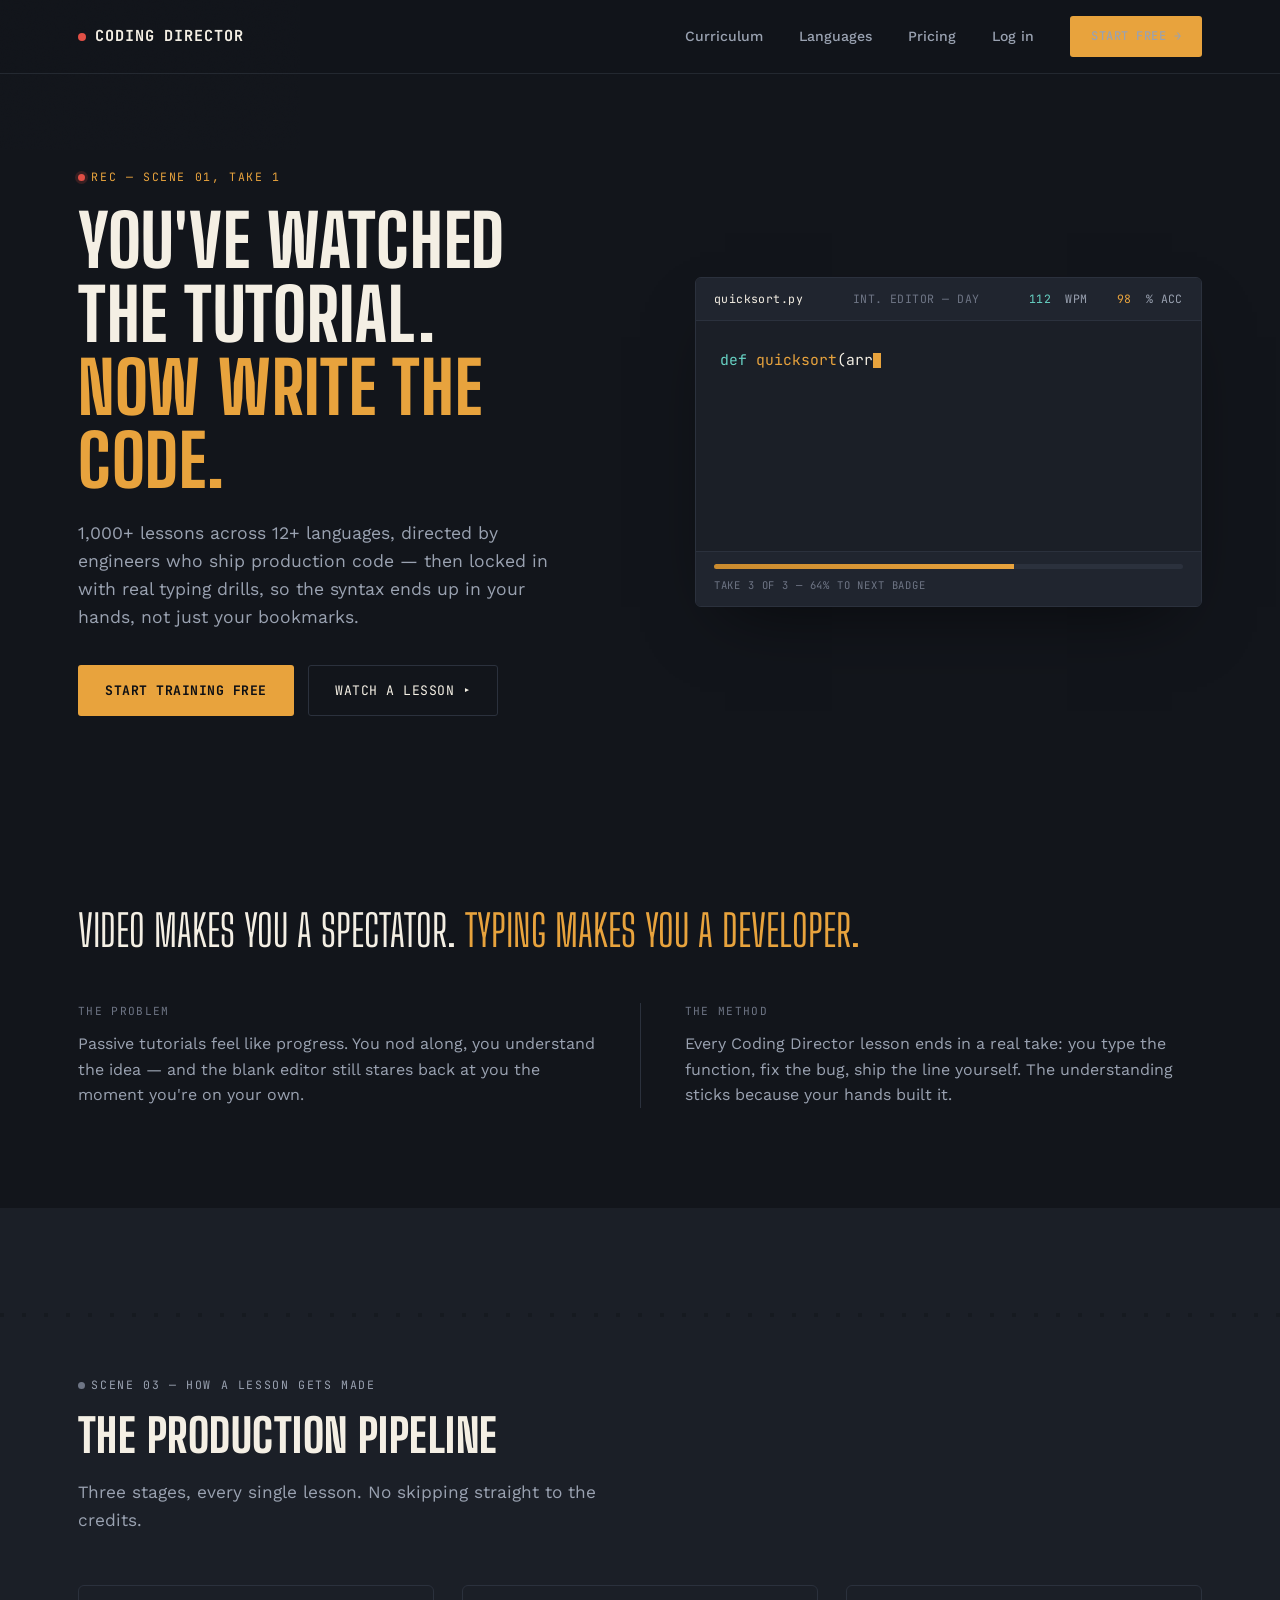
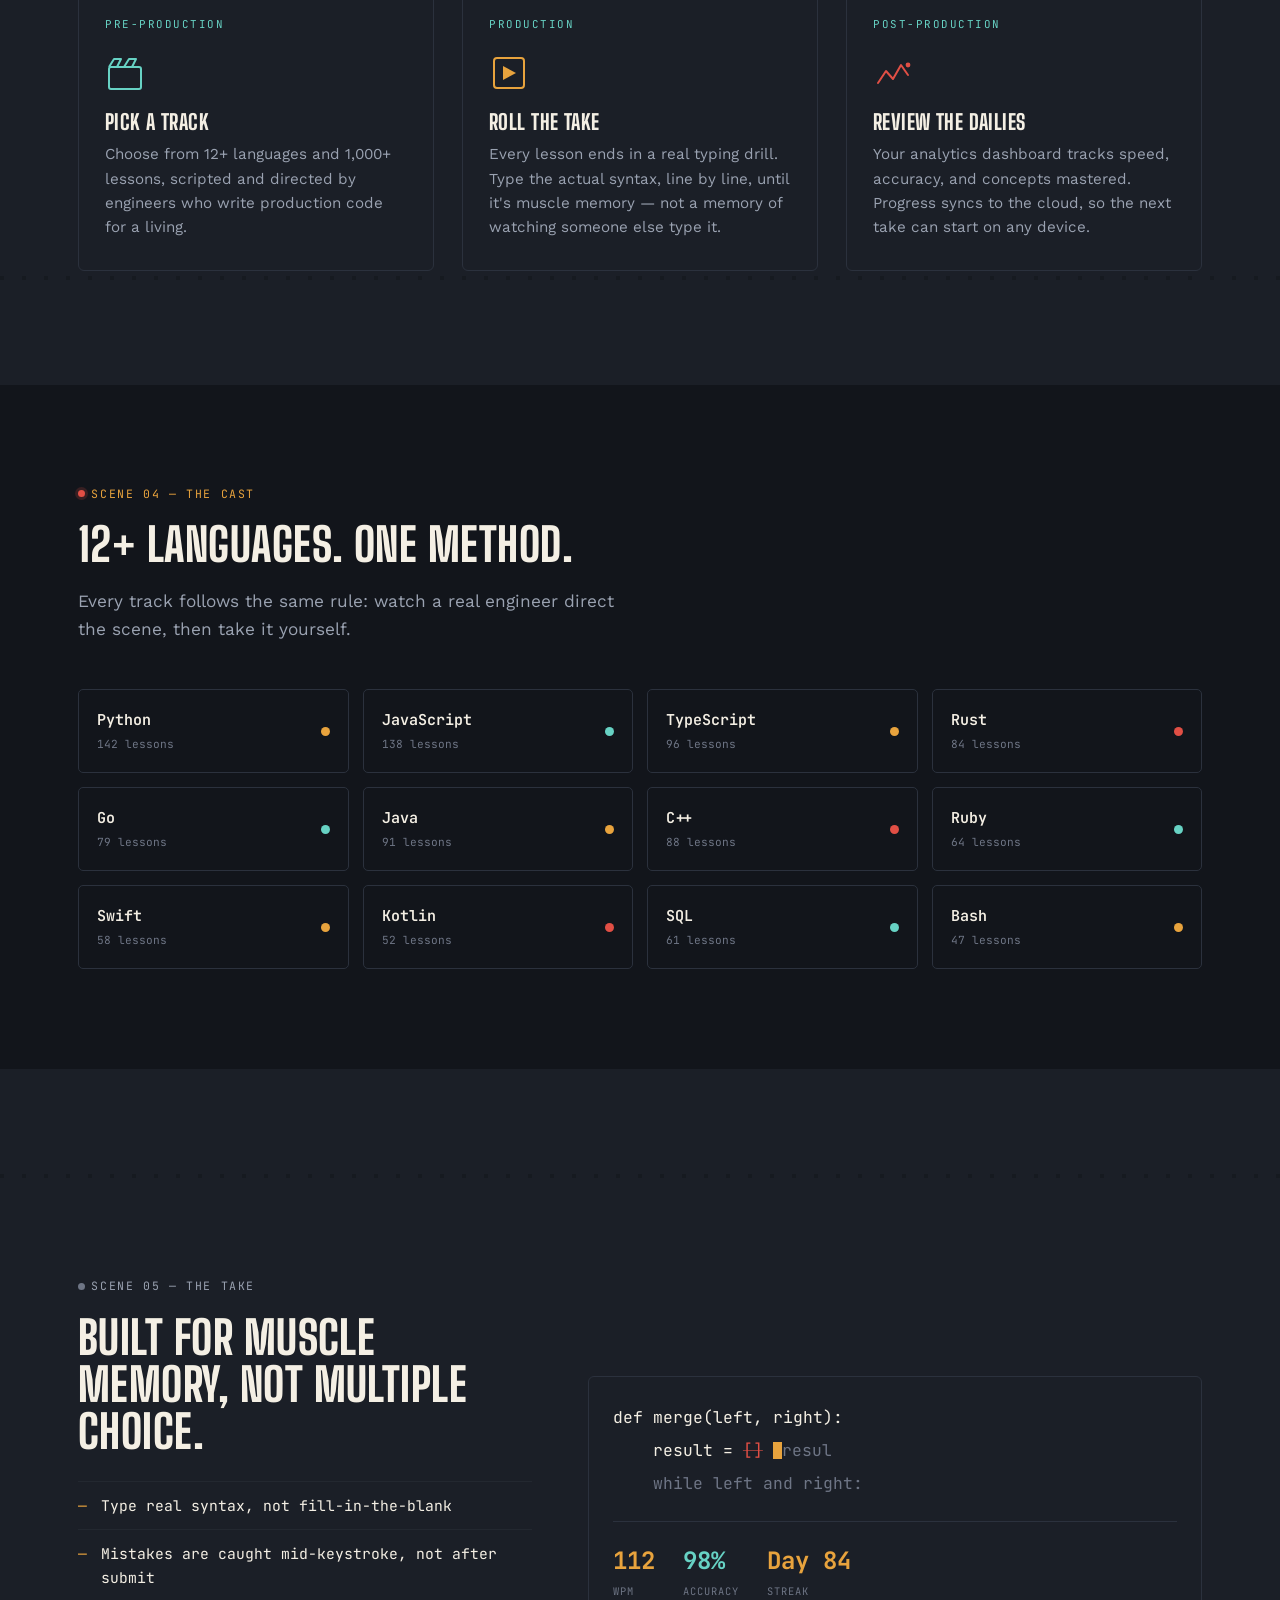
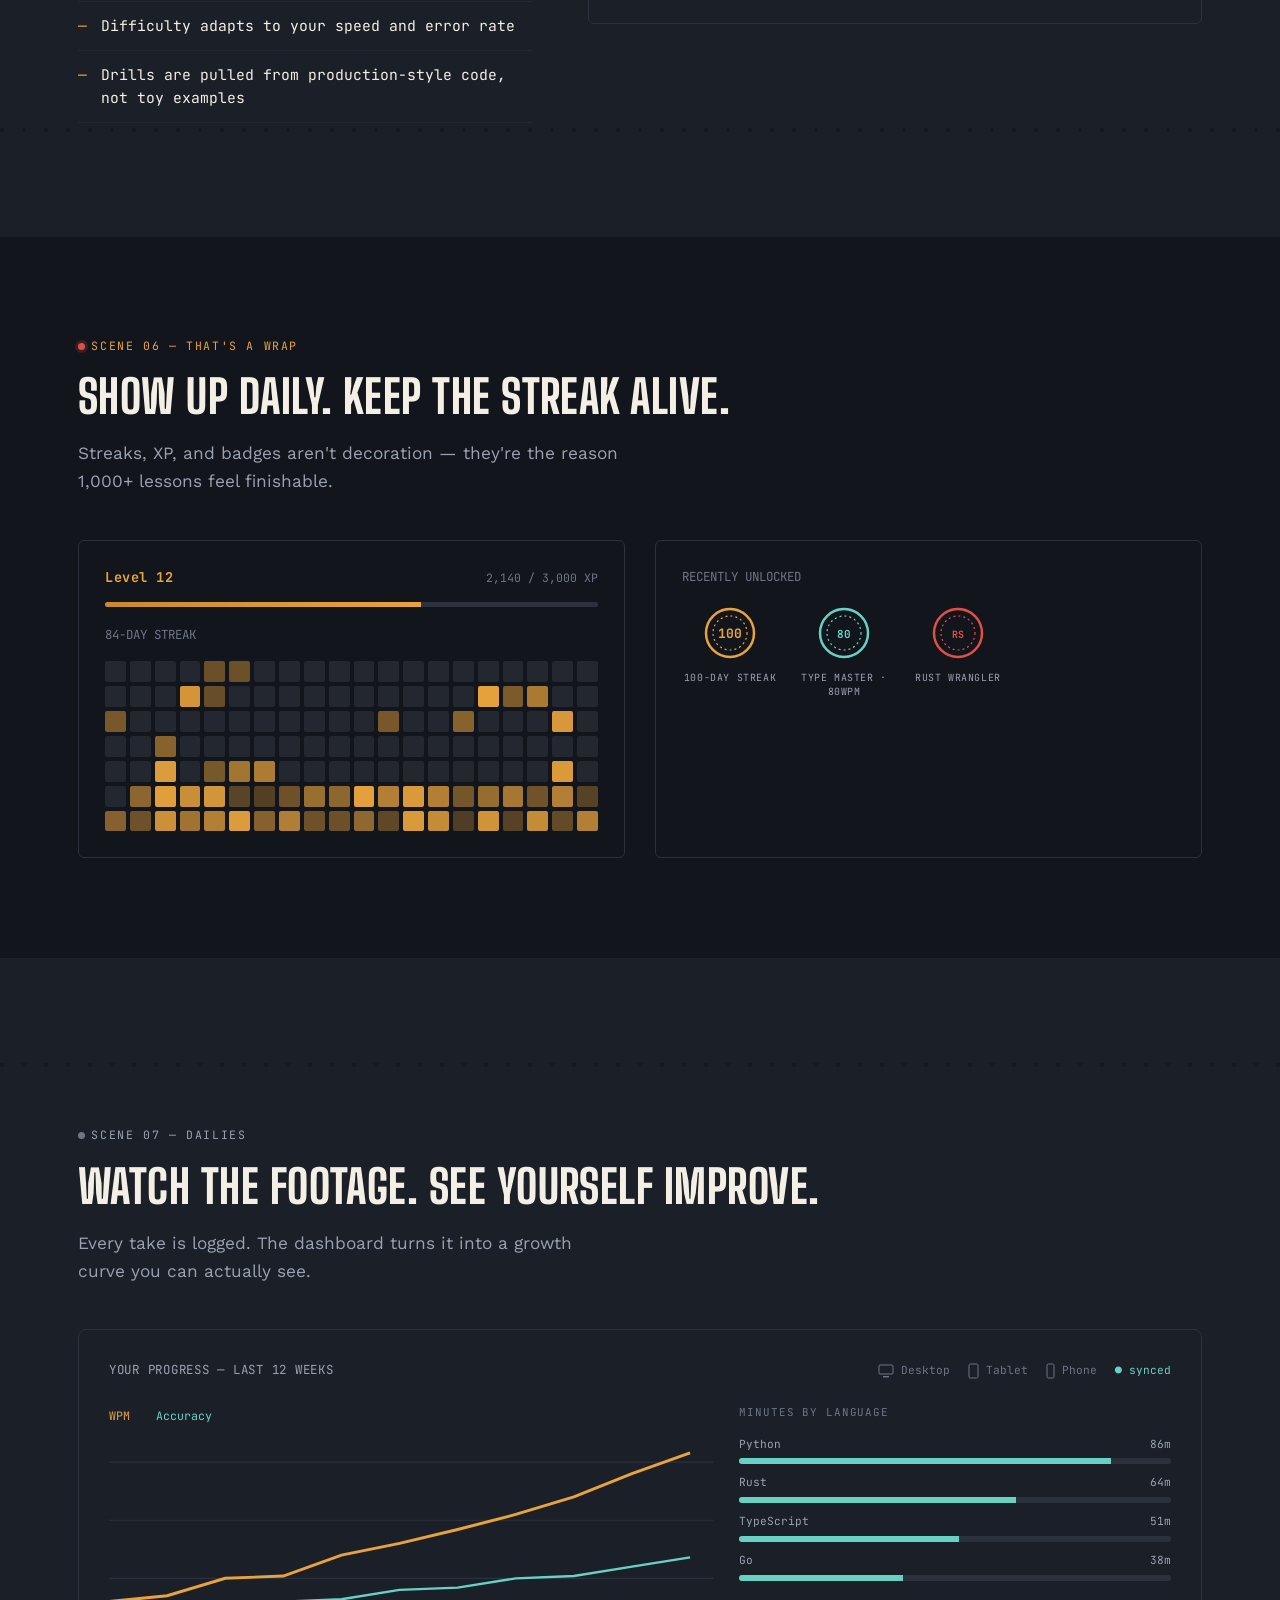
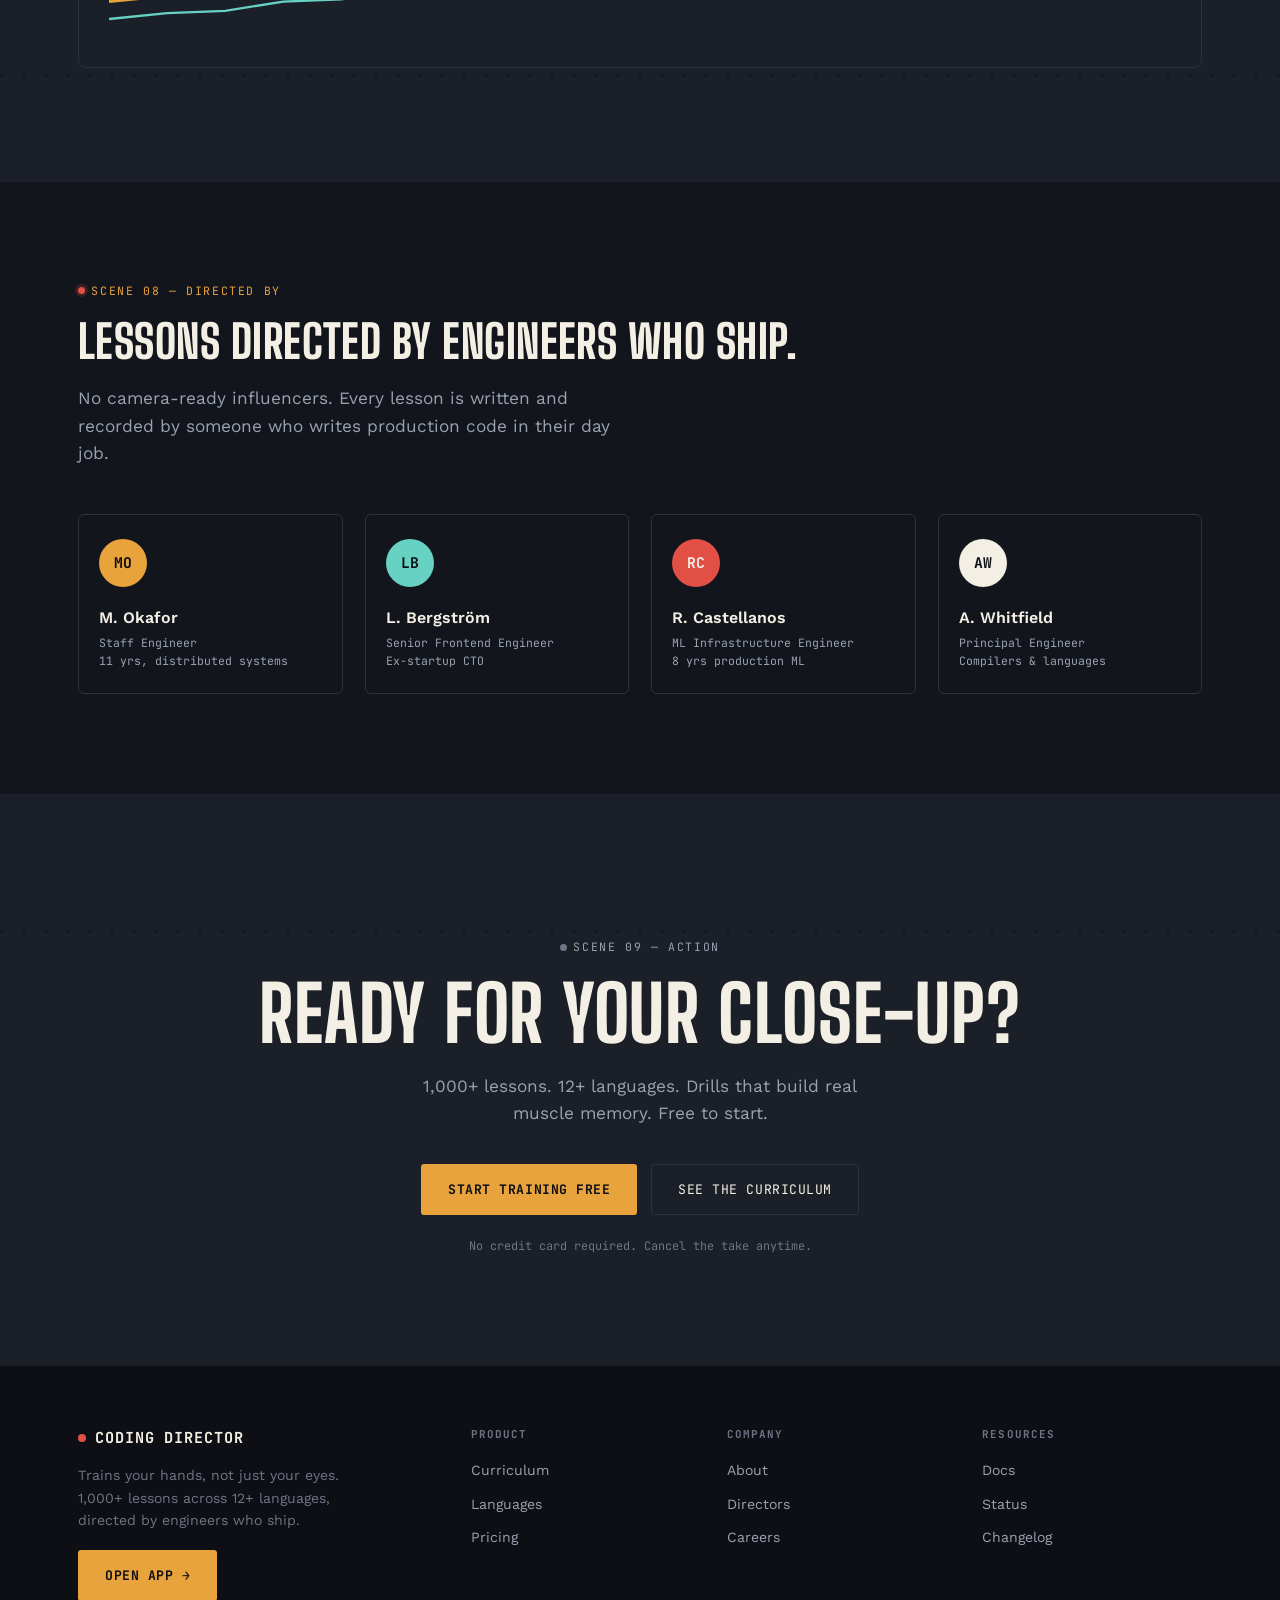
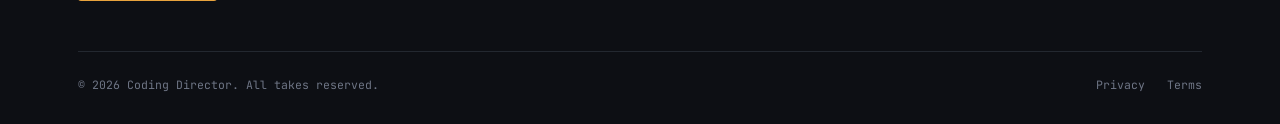
<file: index.html>
<!DOCTYPE html>
<html lang="en">
<head>
  <meta charset="UTF-8">
  <meta http-equiv="refresh" content="0;url=coding-director.html">
  <title>Coding Director</title>
  <script>window.location.replace('coding-director.html');</script>
</head>
<body></body>
</html>
</file>
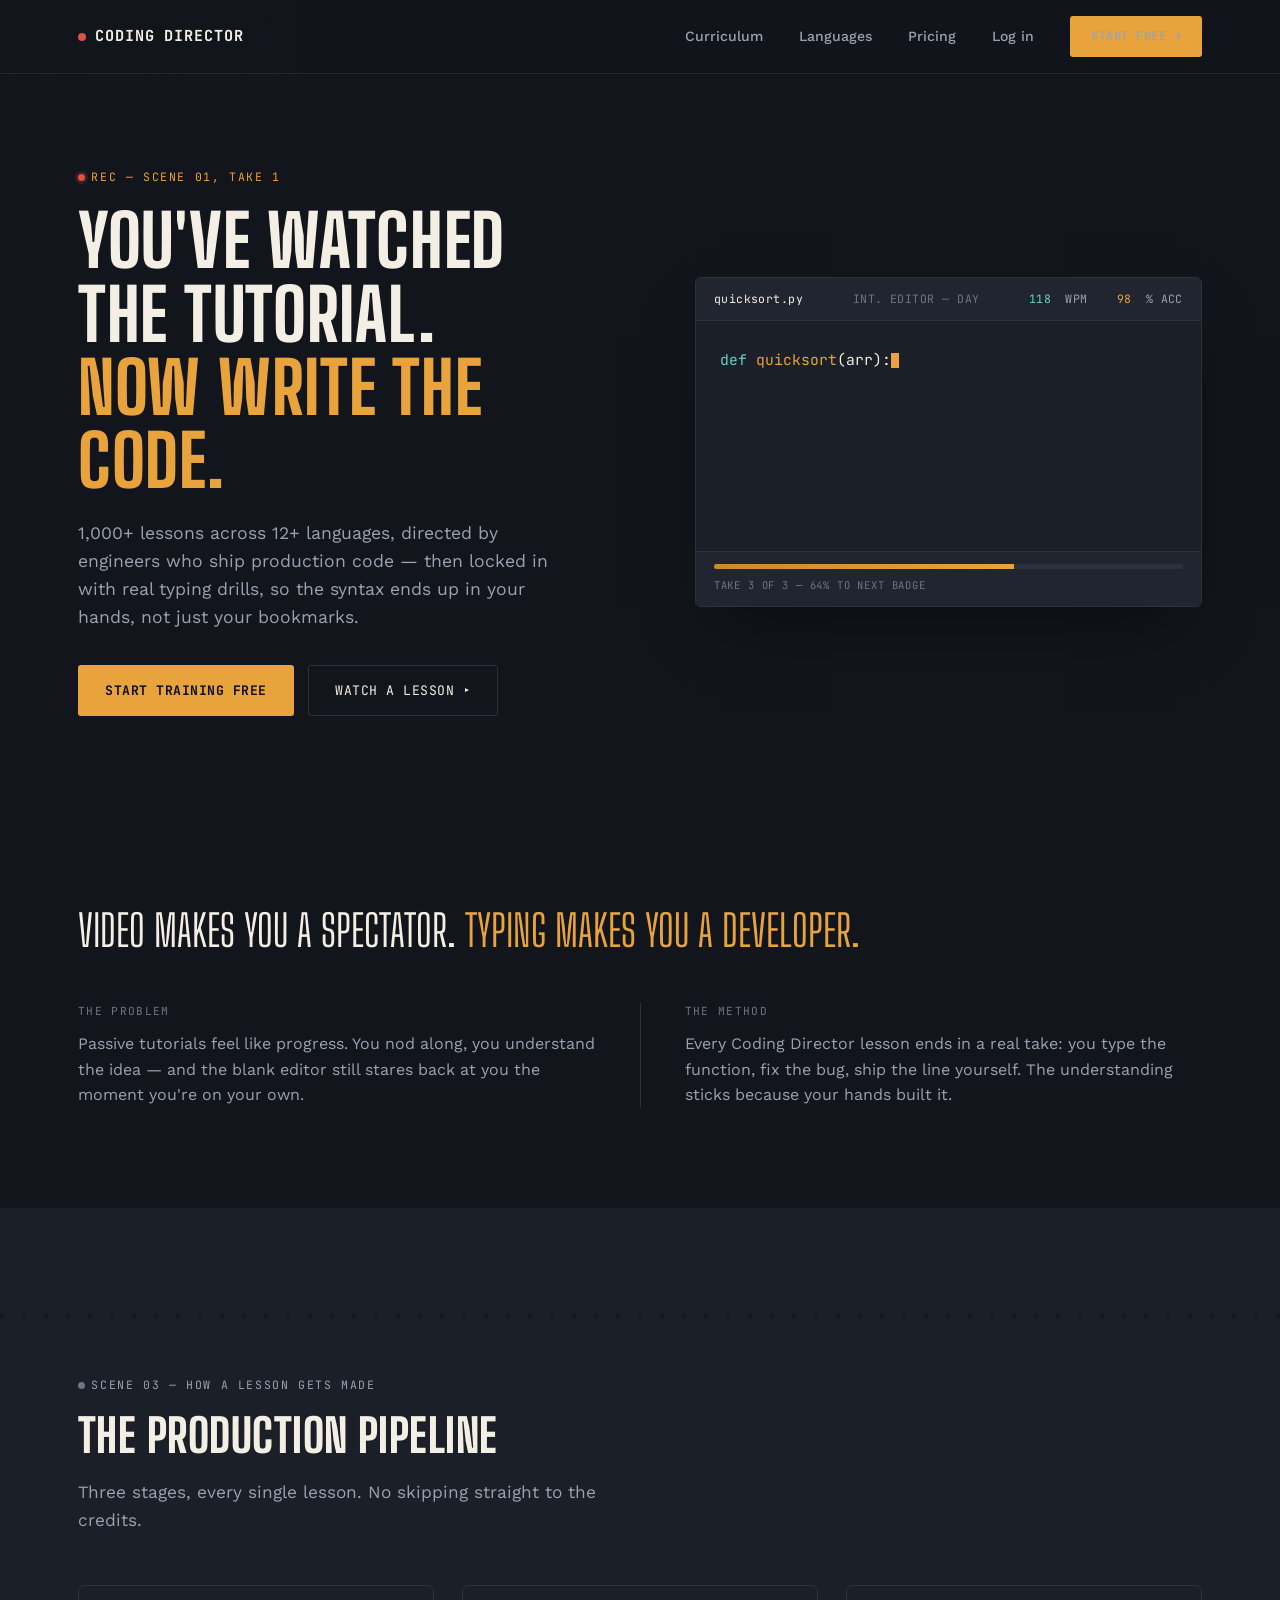
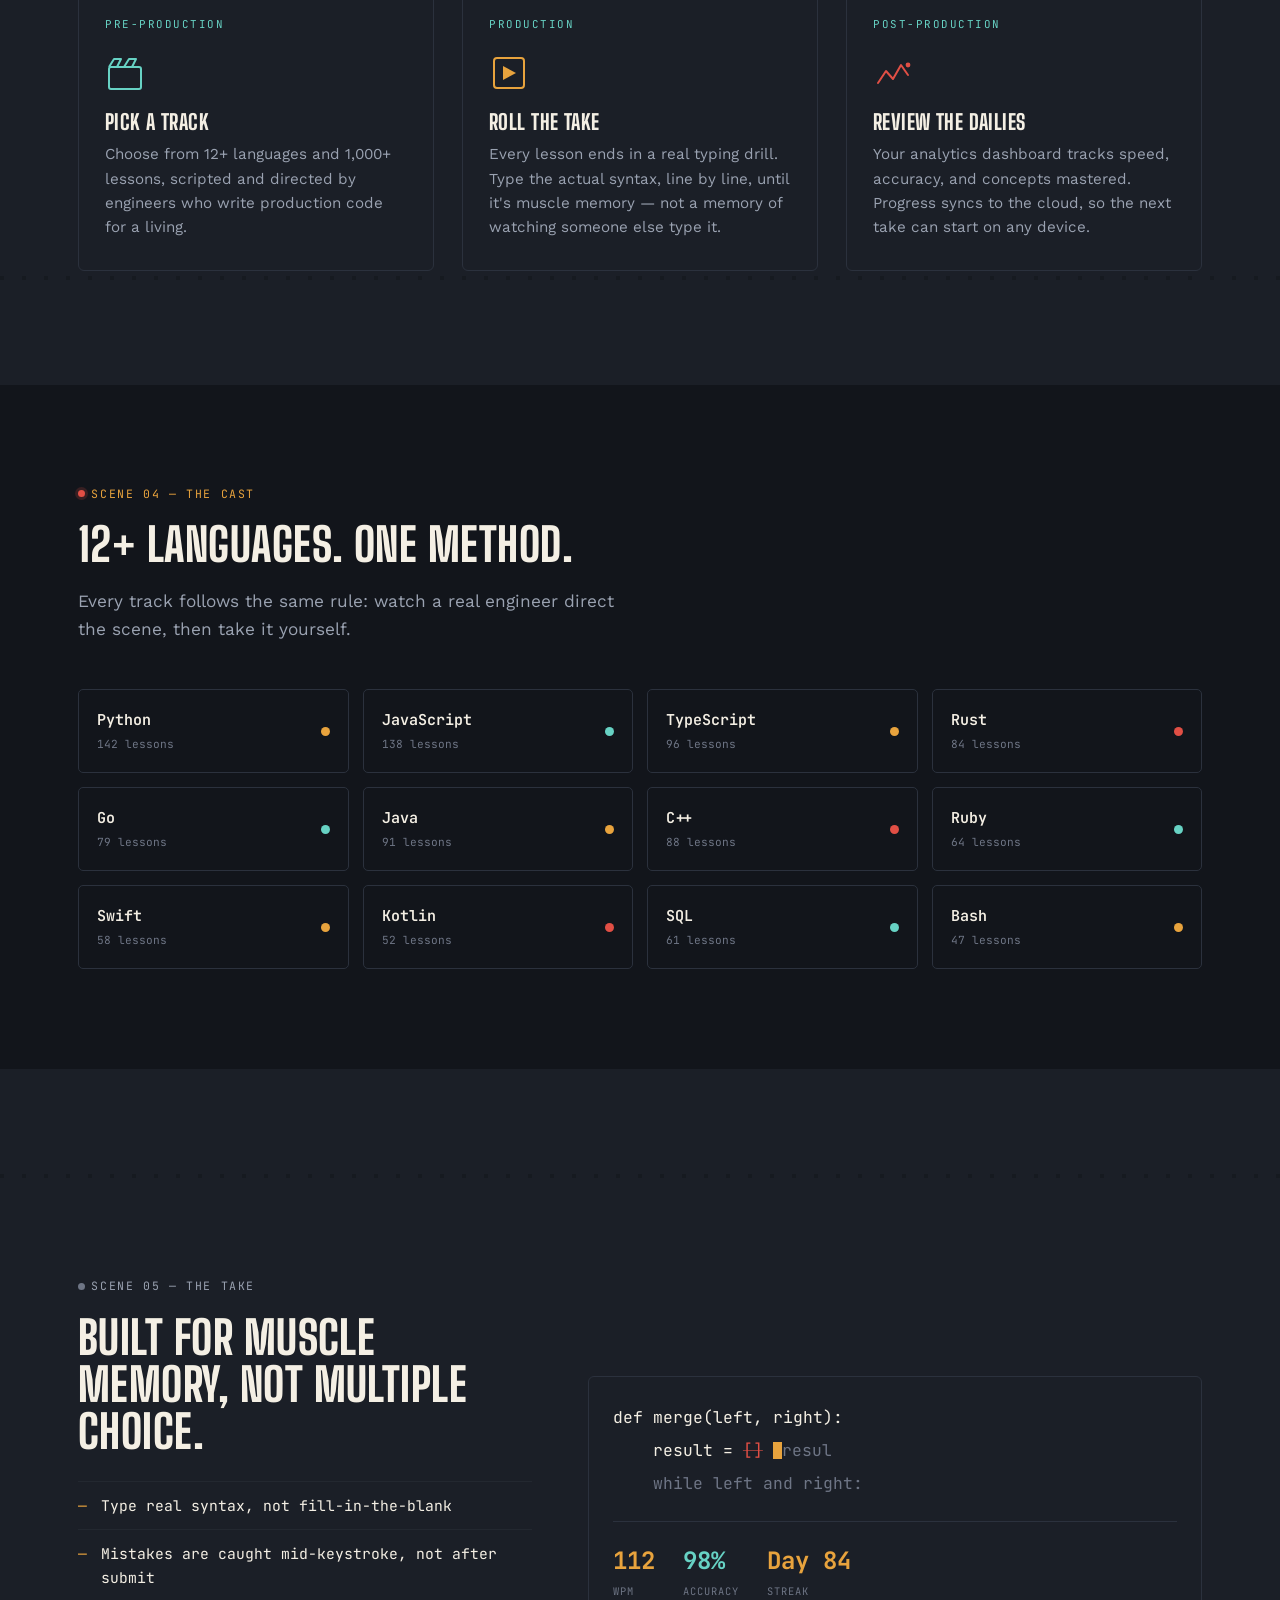
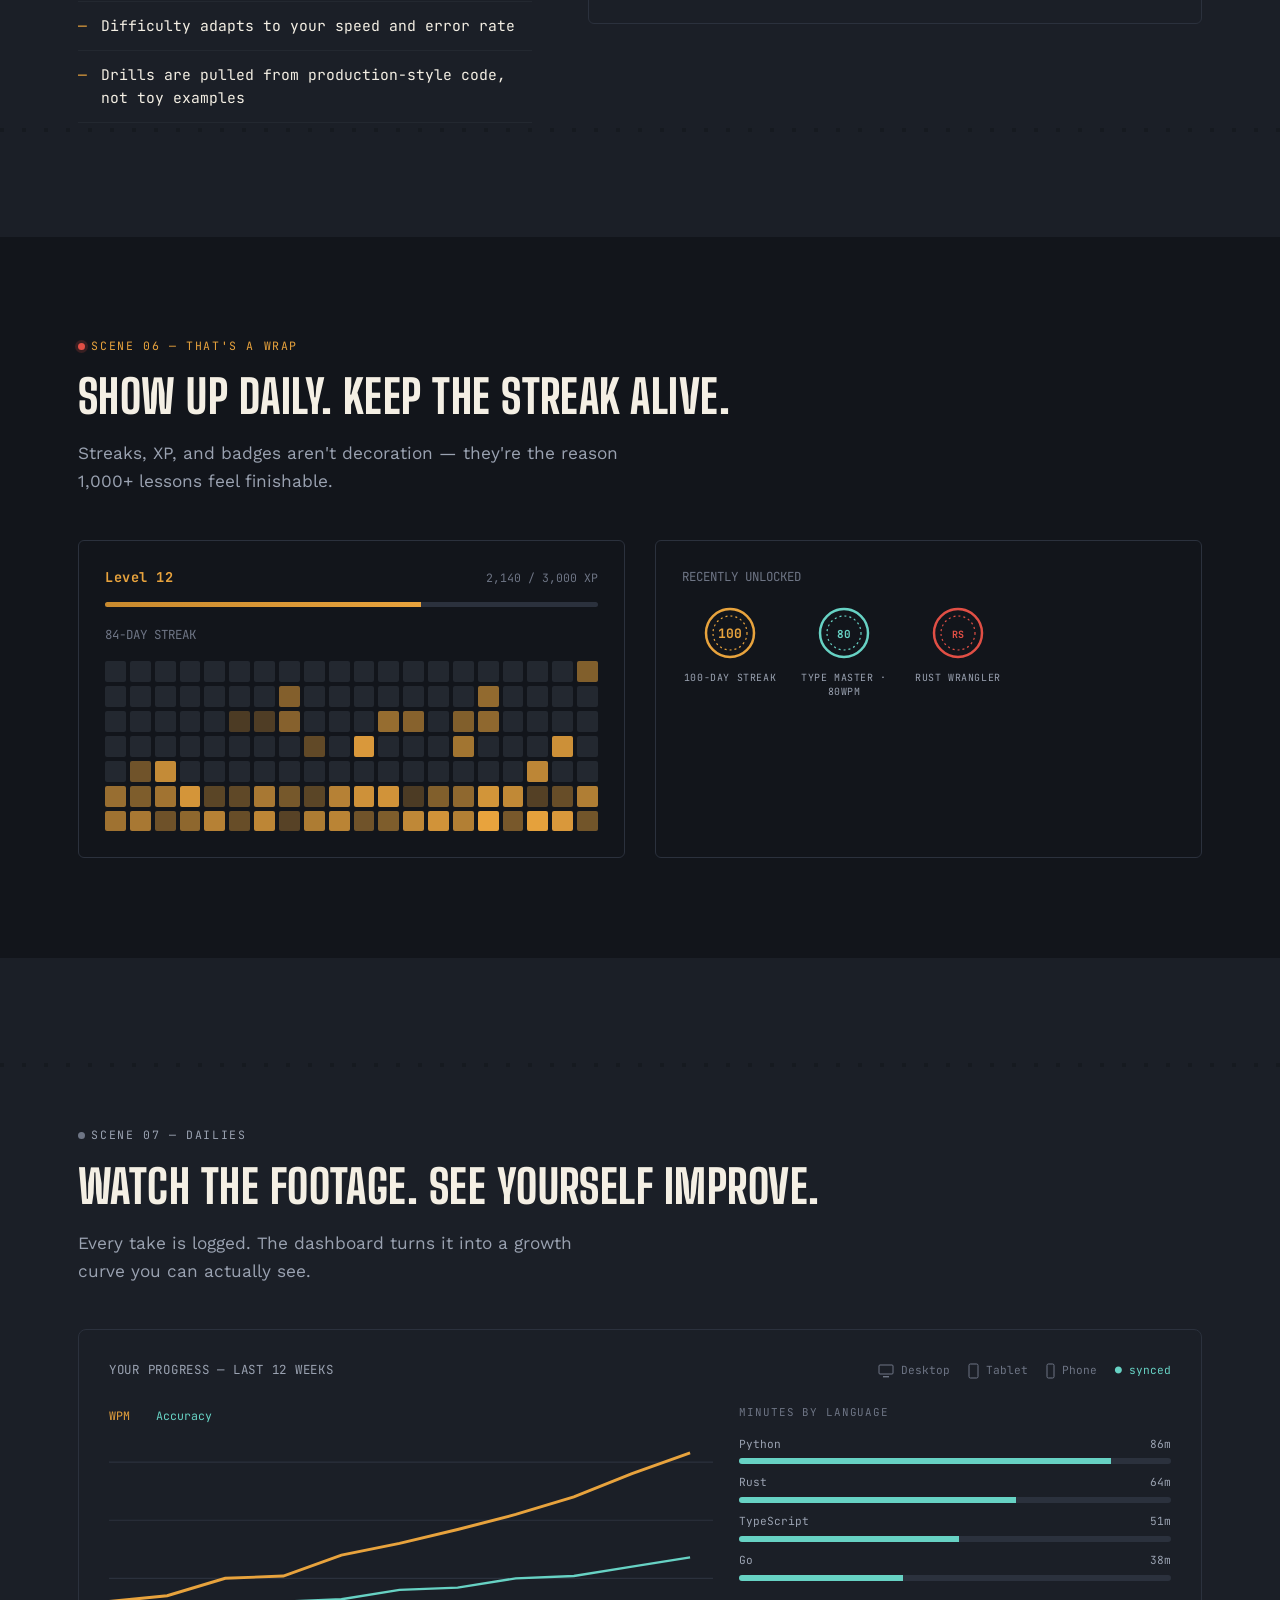
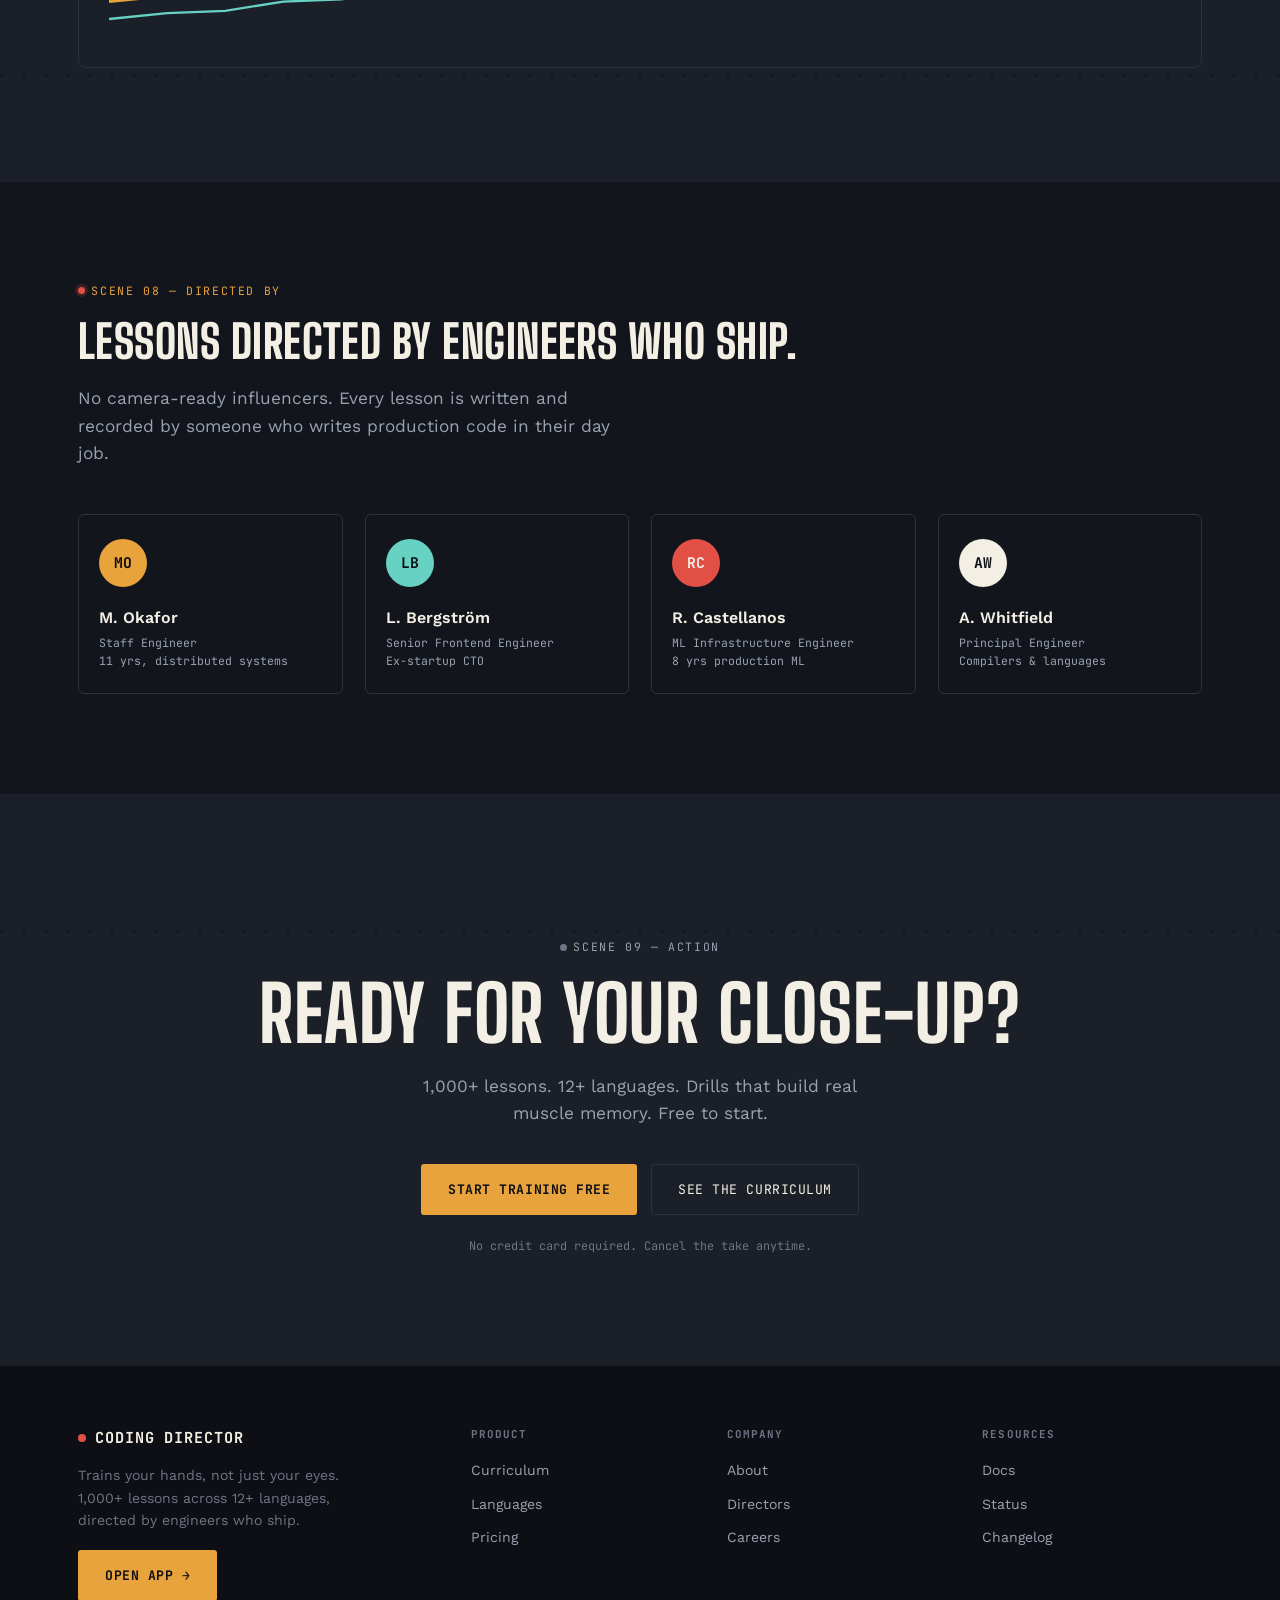
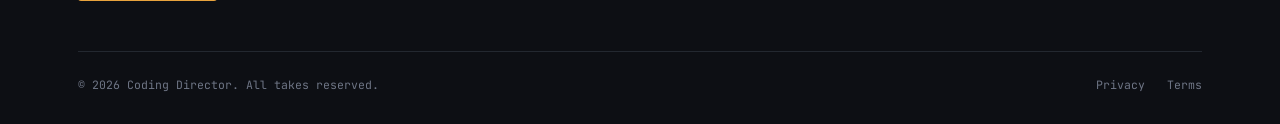
<file: coding-director.html>
<!DOCTYPE html>
<html lang="en">
<head>
<meta charset="UTF-8">
<meta name="viewport" content="width=device-width, initial-scale=1.0">
<title>Coding Director — Train your hands, not just your eyes</title>
<link rel="preconnect" href="https://fonts.googleapis.com">
<link rel="preconnect" href="https://fonts.gstatic.com" crossorigin>
<link href="https://fonts.googleapis.com/css2?family=Big+Shoulders+Display:wght@600;700;800;900&family=JetBrains+Mono:wght@400;500;600;700&family=Work+Sans:wght@400;500;600;700&display=swap" rel="stylesheet">
<style>

  /* ============ TOKENS ============ */
  :root{
    --ink: #12151b;
    --ink-2: #0d0f14;
    --panel: #1b1f27;
    --panel-2: #20252f;
    --rule: #2b313d;
    --rule-soft: #232830;
    --paper: #f4efe4;
    --muted: #9aa2b1;
    --muted-dim: #6e7585;
    --amber: #e8a33d;
    --amber-dim: #c98a2e;
    --cyan: #67d2c4;
    --red: #e14f45;

    --display: "Big Shoulders Display", sans-serif;
    --mono: "JetBrains Mono", monospace;
    --body: "Work Sans", sans-serif;

    --container: 1180px;
  }

  *{ box-sizing: border-box; margin:0; padding:0; }
  html{ scroll-behavior: smooth; }
  body{
    background: var(--ink);
    color: var(--paper);
    font-family: var(--body);
    line-height: 1.6;
    -webkit-font-smoothing: antialiased;
    overflow-x: hidden;
  }
  img,svg{ display:block; max-width:100%; }
  a{ color: inherit; text-decoration:none; }
  ul{ list-style:none; }
  :focus-visible{ outline: 2px solid var(--amber); outline-offset: 3px; }

  .wrap{ max-width: var(--container); margin: 0 auto; padding: 0 28px; }

  /* film grain overlay */
  .grain{
    position: fixed; inset:0; pointer-events:none; z-index: 999;
    opacity: .035; mix-blend-mode: overlay;
  }

  /* sprocket / film-strip divider */
  .sprocket{
    height: 14px;
    background-image: radial-gradient(circle, var(--ink) 2.4px, transparent 2.5px);
    background-size: 22px 14px;
    background-position: center;
    opacity: .55;
  }
  .sprocket.on-panel{ background-image: radial-gradient(circle, var(--panel) 2.4px, transparent 2.5px); }

  /* ============ TYPE HELPERS ============ */
  .eyebrow{
    font-family: var(--mono);
    font-size: .72rem;
    letter-spacing: .14em;
    text-transform: uppercase;
    color: var(--amber);
    display:flex; align-items:center; gap:.55em;
    margin-bottom: 18px;
  }
  .eyebrow .dot{
    width:7px; height:7px; border-radius:50%;
    background: var(--red);
    box-shadow: 0 0 0 3px rgba(225,79,69,.18);
  }
  .eyebrow.muted{ color: var(--muted); }
  .eyebrow.muted .dot{ background: var(--muted-dim); box-shadow:none; }

  h1,h2,h3{
    font-family: var(--display);
    text-transform: uppercase;
    font-weight: 800;
    letter-spacing: .01em;
    line-height: 1.02;
  }
  h2{ font-size: clamp(2rem, 3.6vw, 3.1rem); margin-bottom: 20px; }
  h3{ font-size: 1.32rem; letter-spacing: .02em; margin-bottom: 10px; }

  .lede{
    font-size: 1.08rem;
    color: var(--muted);
    max-width: 540px;
  }

  .accent{ color: var(--amber); }
  .accent-cyan{ color: var(--cyan); }

  /* ============ BUTTONS ============ */
  .btn{
    font-family: var(--mono);
    font-size: .82rem;
    letter-spacing: .04em;
    text-transform: uppercase;
    padding: 14px 26px;
    border-radius: 3px;
    display:inline-flex; align-items:center; gap:.5em;
    transition: transform .15s ease, background .15s ease, border-color .15s ease;
    border: 1px solid transparent;
    cursor: pointer;
  }
  .btn-primary{ background: var(--amber); color: var(--ink-2); font-weight: 700; }
  .btn-primary:hover{ background: #f2b454; transform: translateY(-1px); }
  .btn-ghost{ border-color: var(--rule); color: var(--paper); }
  .btn-ghost:hover{ border-color: var(--amber); color: var(--amber); transform: translateY(-1px); }
  .btn-row{ display:flex; gap:14px; flex-wrap:wrap; }

  /* ============ NAV ============ */
  header.site{
    position: fixed; top:0; left:0; right:0; z-index: 500;
    background: rgba(18,21,27,.82);
    backdrop-filter: blur(10px);
    border-bottom: 1px solid var(--rule-soft);
  }
  nav{
    display:flex; align-items:center; justify-content:space-between;
    padding: 16px 28px;
    max-width: var(--container); margin: 0 auto;
  }
  .logo{
    font-family: var(--mono); font-weight:700; letter-spacing:.06em;
    font-size: .95rem; text-transform: uppercase;
    display:flex; align-items:center; gap:.6em;
  }
  .logo .dot{ width:8px; height:8px; background:var(--red); border-radius:50%; animation: pulse-rec 2.4s ease-in-out infinite; }
  .navlinks{ display:flex; align-items:center; gap:36px; }
  .navlinks a{
    font-size: .88rem; color: var(--muted); font-weight:500;
    transition: color .15s ease;
  }
  .navlinks a:hover{ color: var(--paper); }
  .navlinks .btn{ padding: 10px 20px; font-size:.75rem; }
  .nav-toggle{ display:none; }

  /* ============ HERO ============ */
  .hero{
    padding: 168px 0 90px;
    position: relative;
  }
  .hero-grid{
    display:grid; grid-template-columns: 1.05fr .95fr; gap: 56px; align-items: center;
  }
  .hero h1{
    font-size: clamp(2.5rem, 5.6vw, 4.7rem);
    margin-bottom: 22px;
  }
  .hero .lede{ max-width: 480px; margin-bottom: 34px; font-size: 1.1rem; }

  /* typing demo window */
  .slate{
    background: var(--panel);
    border: 1px solid var(--rule);
    border-radius: 6px;
    overflow: hidden;
    box-shadow: 0 30px 70px -30px rgba(0,0,0,.6);
  }
  .slate-bar{
    display:flex; align-items:center; justify-content:space-between;
    padding: 12px 18px;
    border-bottom: 1px solid var(--rule);
    background: var(--panel-2);
    font-family: var(--mono); font-size: .72rem; color: var(--muted);
    letter-spacing: .04em;
  }
  .slate-bar .file{ color: var(--paper); }
  .slate-bar .stage{ text-transform: uppercase; color: var(--muted-dim); }
  .slate-bar .stats{ display:flex; gap: 14px; }
  .slate-bar .stats span{ color: var(--cyan); }
  .slate-bar .stats .acc{ color: var(--amber); }

  .slate-body{
    padding: 26px 24px 22px;
    font-family: var(--mono); font-size: .92rem; line-height: 1.75;
    min-height: 230px;
  }
  .code-line{ white-space: pre; color: var(--paper); }
  .code-line .kw{ color: var(--cyan); }
  .code-line .fn{ color: var(--amber); }
  .code-line .muted-tok{ color: var(--muted-dim); }
  .caret{
    display:inline-block; width:.55em; height:1.05em; background: var(--amber);
    vertical-align: -3px; animation: blink 1s steps(1) infinite;
  }
  .slate-foot{
    border-top: 1px solid var(--rule);
    padding: 12px 18px;
    background: var(--panel-2);
  }
  .xp-track{ height:5px; background: var(--rule); border-radius:3px; overflow:hidden; }
  .xp-fill{ height:100%; width: 64%; background: linear-gradient(90deg, var(--amber-dim), var(--amber)); }
  .slate-foot .label{ font-family: var(--mono); font-size:.66rem; color: var(--muted-dim); letter-spacing:.08em; margin-top:8px; text-transform:uppercase; }

  /* ============ MANIFESTO ============ */
  .manifesto{ padding: 100px 0; }
  .manifesto .statement{
    font-family: var(--display);
    text-transform: uppercase;
    font-size: clamp(1.7rem, 3.4vw, 2.9rem);
    line-height: 1.12;
    max-width: 880px;
    margin-bottom: 48px;
  }
  .manifesto-cols{
    display:grid; grid-template-columns: 1fr 1px 1fr; gap: 44px;
  }
  .manifesto-cols .rule{ background: var(--rule); }
  .manifesto-cols p{ color: var(--muted); font-size: 1rem; }
  .manifesto-cols .tag{
    font-family: var(--mono); font-size: .7rem; letter-spacing:.12em; text-transform:uppercase;
    color: var(--muted-dim); margin-bottom: 10px; display:block;
  }

  /* ============ SECTION GENERIC ============ */
  section{ padding: 100px 0; }
  .panel-section{ background: var(--panel); }

  /* ============ PIPELINE ============ */
  .pipeline{ display:grid; grid-template-columns: repeat(3,1fr); gap: 28px; margin-top: 50px; }
  .pipe-card{
    background: var(--panel);
    border: 1px solid var(--rule);
    border-radius: 6px;
    padding: 30px 26px;
    position: relative;
  }
  .pipe-card .stage-label{
    font-family: var(--mono); font-size: .68rem; letter-spacing: .14em;
    text-transform: uppercase; color: var(--cyan); margin-bottom: 20px; display:block;
  }
  .pipe-icon{ margin-bottom: 18px; }
  .pipe-card p{ color: var(--muted); font-size: .95rem; }
  .pipe-connector{
    display:none;
  }

  /* ============ LANGUAGES ============ */
  .lang-grid{
    display:grid; grid-template-columns: repeat(4, 1fr); gap: 14px; margin-top: 46px;
  }
  .lang-card{
    border: 1px solid var(--rule);
    border-radius: 5px;
    padding: 18px 18px;
    display:flex; align-items:center; justify-content:space-between;
    transition: border-color .15s ease, transform .15s ease;
  }
  .lang-card:hover{ border-color: var(--amber); transform: translateY(-2px); }
  .lang-name{ font-family: var(--mono); font-weight:600; font-size: .94rem; }
  .lang-meta{ font-family: var(--mono); font-size: .7rem; color: var(--muted-dim); margin-top:4px; }
  .lang-dot{ width:9px; height:9px; border-radius:50%; flex-shrink:0; }

  /* ============ DRILL DEEP DIVE ============ */
  .drill-grid{ display:grid; grid-template-columns: .85fr 1.15fr; gap: 56px; align-items:center; margin-top: 40px; }
  .checklist{ margin-top: 26px; }
  .checklist li{
    font-family: var(--mono); font-size: .92rem; color: var(--paper);
    padding: 12px 0; border-top: 1px solid var(--rule-soft);
    display:flex; gap: 14px;
  }
  .checklist li:last-child{ border-bottom: 1px solid var(--rule-soft); }
  .checklist li .mark{ color: var(--amber); flex-shrink:0; }

  .drill-mock{
    background: var(--panel); border:1px solid var(--rule); border-radius:6px; padding: 24px;
  }
  .drill-line{ font-family: var(--mono); font-size: 1.02rem; line-height: 2; }
  .ok{ color: var(--paper); }
  .err{ color: var(--red); text-decoration: line-through; text-decoration-color: rgba(225,79,69,.6); }
  .pending{ color: var(--muted-dim); }
  .drill-stats{ display:flex; gap: 28px; margin-top: 22px; padding-top:20px; border-top: 1px solid var(--rule); }
  .drill-stats div{ font-family: var(--mono); }
  .drill-stats .num{ font-size: 1.5rem; color: var(--amber); font-weight:700; }
  .drill-stats .num.cy{ color: var(--cyan); }
  .drill-stats .lab{ font-size: .65rem; color: var(--muted-dim); letter-spacing:.1em; text-transform:uppercase; margin-top:2px; }

  /* ============ GAMIFICATION ============ */
  .wrap-grid{ display:grid; grid-template-columns: 1fr 1fr; gap: 30px; margin-top: 44px; }
  .wrap-card{ background: var(--ink); border: 1px solid var(--rule); border-radius:6px; padding: 26px; }
  .level-row{ display:flex; justify-content:space-between; align-items:baseline; margin-bottom:14px; font-family: var(--mono); }
  .level-row .lvl{ color: var(--amber); font-weight:700; font-size: .85rem; letter-spacing:.04em; }
  .level-row .xp{ color: var(--muted-dim); font-size: .72rem; }

  .heat{ display:grid; grid-template-columns: repeat(20, 1fr); gap: 4px; margin-top: 16px; }
  .heat i{ display:block; padding-top:100%; border-radius:2px; background: var(--rule-soft); }

  .badge-row{ display:flex; gap: 18px; margin-top: 8px; flex-wrap: wrap; }
  .badge{ text-align:center; width: 96px; }
  .badge .medal{ margin: 0 auto 10px; }
  .badge .b-label{ font-family: var(--mono); font-size:.62rem; letter-spacing:.06em; text-transform:uppercase; color: var(--muted); line-height:1.4; }

  /* ============ ANALYTICS ============ */
  .dash{ background: var(--panel); border:1px solid var(--rule); border-radius:8px; padding: 30px; margin-top: 44px; }
  .dash-top{ display:flex; justify-content:space-between; align-items:flex-end; margin-bottom: 24px; flex-wrap:wrap; gap:16px; }
  .dash-top .ttl{ font-family: var(--mono); font-size:.78rem; color: var(--muted); letter-spacing:.06em; text-transform:uppercase; }
  .sync-row{ display:flex; gap: 18px; align-items:center; }
  .sync-row .dev{ display:flex; align-items:center; gap:7px; font-family: var(--mono); font-size:.7rem; color: var(--muted-dim); }
  .dash-grid{ display:grid; grid-template-columns: 1.4fr 1fr; gap: 26px; }

  /* ============ DIRECTORS ============ */
  .directors-grid{ display:grid; grid-template-columns: repeat(4,1fr); gap: 22px; margin-top: 46px; }
  .dir-card{ border: 1px solid var(--rule); border-radius:6px; padding: 24px 20px; }
  .monogram{
    width: 48px; height:48px; border-radius:50%;
    display:flex; align-items:center; justify-content:center;
    font-family: var(--mono); font-weight:700; font-size: .92rem;
    color: var(--ink-2); margin-bottom: 18px;
  }
  .dir-card h4{ font-family: var(--body); font-weight:600; font-size: 1rem; margin-bottom:4px; }
  .dir-card .role{ font-family: var(--mono); font-size: .72rem; color: var(--muted); line-height: 1.5; }

  /* ============ FINAL CTA ============ */
  .final-cta{ text-align:center; padding: 130px 0 110px; }
  .final-cta h2{ font-size: clamp(2.4rem, 6vw, 5rem); }
  .final-cta .lede{ margin: 0 auto 36px; }
  .final-cta .btn-row{ justify-content:center; }
  .final-cta .fine{ margin-top: 22px; font-family: var(--mono); font-size:.74rem; color: var(--muted-dim); }

  /* ============ FOOTER ============ */
  footer{ background: var(--ink-2); padding: 60px 0 30px; }
  .foot-grid{ display:grid; grid-template-columns: 1.3fr repeat(3, .8fr); gap: 36px; margin-bottom: 50px; }
  .foot-brand .logo{ margin-bottom: 14px; }
  .foot-brand p{ color: var(--muted-dim); font-size: .88rem; max-width: 280px; }
  .foot-col h5{ font-family: var(--mono); font-size:.68rem; letter-spacing:.1em; text-transform:uppercase; color: var(--muted-dim); margin-bottom: 16px; }
  .foot-col a{ display:block; font-size: .88rem; color: var(--muted); margin-bottom: 11px; transition: color .15s ease; }
  .foot-col a:hover{ color: var(--paper); }
  .foot-bottom{
    display:flex; justify-content:space-between; align-items:center;
    border-top: 1px solid var(--rule-soft); padding-top: 24px;
    font-family: var(--mono); font-size: .72rem; color: var(--muted-dim);
    flex-wrap: wrap; gap: 12px;
  }
  .foot-bottom .links{ display:flex; gap: 22px; }

  /* ============ REVEAL ANIM ============ */
  .reveal{ opacity:0; transform: translateY(18px); transition: opacity .7s ease, transform .7s ease; }
  .reveal.show{ opacity:1; transform: none; }

  @keyframes blink{ 50%{ opacity:0; } }
  @keyframes pulse-rec{ 0%,100%{ opacity:1; } 50%{ opacity:.3; } }

  @media (prefers-reduced-motion: reduce){
    html{ scroll-behavior:auto; }
    .reveal{ opacity:1; transform:none; transition:none; }
    .logo .dot, .caret{ animation:none; }
  }

  /* ============ RESPONSIVE ============ */
  @media (max-width: 980px){
    .hero-grid{ grid-template-columns: 1fr; }
    .pipeline{ grid-template-columns: 1fr; }
    .lang-grid{ grid-template-columns: repeat(2,1fr); }
    .drill-grid{ grid-template-columns: 1fr; }
    .wrap-grid{ grid-template-columns: 1fr; }
    .dash-grid{ grid-template-columns: 1fr; }
    .directors-grid{ grid-template-columns: repeat(2,1fr); }
    .foot-grid{ grid-template-columns: repeat(2,1fr); }
    .manifesto-cols{ grid-template-columns: 1fr; }
    .manifesto-cols .rule{ height:1px; width:100%; }
  }
  @media (max-width: 640px){
    .navlinks{ display:none; }
    .hero{ padding-top: 130px; }
    .lang-grid{ grid-template-columns: 1fr 1fr; }
    .directors-grid{ grid-template-columns: 1fr; }
    .foot-grid{ grid-template-columns: 1fr; }
    .foot-bottom{ flex-direction:column; align-items:flex-start; }
  }
</style>
</head>
<body>

<svg class="grain" xmlns="http://www.w3.org/2000/svg">
  <filter id="grain"><feTurbulence type="fractalNoise" baseFrequency="0.85" numOctaves="2" stitchTiles="stitch"/></filter>
  <rect width="100%" height="100%" filter="url(#grain)"/>
</svg>

<header class="site">
  <nav>
    <div class="logo"><span class="dot"></span> Coding Director</div>
    <div class="navlinks">
      <a href="#pipeline">Curriculum</a>
      <a href="#languages">Languages</a>
      <a href="#pricing">Pricing</a>
      <a href="app.html">Log in</a>
      <a href="app.html" class="btn btn-primary">Start free →</a>
    </div>
  </nav>
</header>

<main>

  <!-- ============ HERO ============ -->
  <section class="hero">
    <div class="wrap hero-grid">
      <div>
        <div class="eyebrow"><span class="dot"></span> REC — Scene 01, Take 1</div>
        <h1>You've watched<br>the tutorial.<br><span class="accent">Now write the code.</span></h1>
        <p class="lede">1,000+ lessons across 12+ languages, directed by engineers who ship production code — then locked in with real typing drills, so the syntax ends up in your hands, not just your bookmarks.</p>
        <div class="btn-row">
          <a href="app.html" class="btn btn-primary">Start training free</a>
          <a href="#drill" class="btn btn-ghost">Watch a lesson ▸</a>
        </div>
      </div>

      <div class="slate reveal">
        <div class="slate-bar">
          <span class="file">quicksort.py</span>
          <span class="stage">INT. EDITOR — DAY</span>
          <span class="stats"><span id="wpmOut">0</span> WPM&nbsp;&nbsp;<span class="acc" id="accOut">100</span>% ACC</span>
        </div>
        <div class="slate-body">
          <div id="typeTarget"></div>
        </div>
        <div class="slate-foot">
          <div class="xp-track"><div class="xp-fill"></div></div>
          <div class="label">Take 3 of 3 — 64% to next badge</div>
        </div>
      </div>
    </div>
  </section>

  <!-- ============ MANIFESTO ============ -->
  <section class="manifesto">
    <div class="wrap">
      <p class="statement reveal">Video makes you a spectator. <span class="accent">Typing makes you a developer.</span></p>
      <div class="manifesto-cols reveal">
        <div>
          <span class="tag">The problem</span>
          <p>Passive tutorials feel like progress. You nod along, you understand the idea — and the blank editor still stares back at you the moment you're on your own.</p>
        </div>
        <div class="rule"></div>
        <div>
          <span class="tag">The method</span>
          <p>Every Coding Director lesson ends in a real take: you type the function, fix the bug, ship the line yourself. The understanding sticks because your hands built it.</p>
        </div>
      </div>
    </div>
  </section>

  <!-- ============ PIPELINE ============ -->
  <section class="panel-section" id="pipeline">
    <div class="sprocket"></div>
    <div class="wrap" style="padding-top:54px;">
      <div class="eyebrow muted reveal"><span class="dot"></span> Scene 03 — How a lesson gets made</div>
      <h2 class="reveal">The production pipeline</h2>
      <p class="lede reveal">Three stages, every single lesson. No skipping straight to the credits.</p>

      <div class="pipeline">
        <div class="pipe-card reveal">
          <span class="stage-label">Pre-production</span>
          <svg class="pipe-icon" width="40" height="40" viewBox="0 0 40 40" fill="none">
            <rect x="4" y="14" width="32" height="22" rx="2" stroke="#67d2c4" stroke-width="2"/>
            <path d="M4 14L9 6h7l-4 8M19 14l5-8h7l-4 8" stroke="#67d2c4" stroke-width="2" stroke-linejoin="round"/>
          </svg>
          <h3>Pick a track</h3>
          <p>Choose from 12+ languages and 1,000+ lessons, scripted and directed by engineers who write production code for a living.</p>
        </div>

        <div class="pipe-card reveal">
          <span class="stage-label">Production</span>
          <svg class="pipe-icon" width="40" height="40" viewBox="0 0 40 40" fill="none">
            <rect x="5" y="5" width="30" height="30" rx="3" stroke="#e8a33d" stroke-width="2"/>
            <path d="M14 13l13 7-13 7V13z" fill="#e8a33d"/>
          </svg>
          <h3>Roll the take</h3>
          <p>Every lesson ends in a real typing drill. Type the actual syntax, line by line, until it's muscle memory — not a memory of watching someone else type it.</p>
        </div>

        <div class="pipe-card reveal">
          <span class="stage-label">Post-production</span>
          <svg class="pipe-icon" width="40" height="40" viewBox="0 0 40 40" fill="none">
            <path d="M5 30L13 18l7 8 8-14 7 10" stroke="#e14f45" stroke-width="2" fill="none" stroke-linecap="round" stroke-linejoin="round"/>
            <circle cx="35" cy="12" r="2.4" fill="#e14f45"/>
          </svg>
          <h3>Review the dailies</h3>
          <p>Your analytics dashboard tracks speed, accuracy, and concepts mastered. Progress syncs to the cloud, so the next take can start on any device.</p>
        </div>
      </div>
    </div>
    <div class="sprocket"></div>
  </section>

  <!-- ============ LANGUAGES ============ -->
  <section id="languages">
    <div class="wrap">
      <div class="eyebrow reveal"><span class="dot"></span> Scene 04 — The cast</div>
      <h2 class="reveal">12+ languages. One method.</h2>
      <p class="lede reveal">Every track follows the same rule: watch a real engineer direct the scene, then take it yourself.</p>

      <div class="lang-grid" id="langGrid"></div>
    </div>
  </section>

  <!-- ============ DRILL DEEP DIVE ============ -->
  <section class="panel-section" id="drill">
    <div class="sprocket"></div>
    <div class="wrap" style="padding-top:54px;">
      <div class="drill-grid">
        <div>
          <div class="eyebrow muted reveal"><span class="dot"></span> Scene 05 — The take</div>
          <h2 class="reveal">Built for muscle memory, not multiple choice.</h2>
          <ul class="checklist reveal">
            <li><span class="mark">—</span> Type real syntax, not fill-in-the-blank</li>
            <li><span class="mark">—</span> Mistakes are caught mid-keystroke, not after submit</li>
            <li><span class="mark">—</span> Difficulty adapts to your speed and error rate</li>
            <li><span class="mark">—</span> Drills are pulled from production-style code, not toy examples</li>
          </ul>
        </div>

        <div class="drill-mock reveal">
          <div class="drill-line"><span class="ok">def merge(left, right):</span></div>
          <div class="drill-line"><span class="ok">&nbsp;&nbsp;&nbsp;&nbsp;result = </span><span class="err">[]</span><span class="ok">&nbsp;</span><span class="caret"></span><span class="pending">resul</span></div>
          <div class="drill-line"><span class="pending">&nbsp;&nbsp;&nbsp;&nbsp;while left and right:</span></div>
          <div class="drill-stats">
            <div><div class="num">112</div><div class="lab">WPM</div></div>
            <div><div class="num cy">98%</div><div class="lab">Accuracy</div></div>
            <div><div class="num">Day 84</div><div class="lab">Streak</div></div>
          </div>
        </div>
      </div>
    </div>
    <div class="sprocket"></div>
  </section>

  <!-- ============ GAMIFICATION ============ -->
  <section id="wrap">
    <div class="wrap">
      <div class="eyebrow reveal"><span class="dot"></span> Scene 06 — That's a wrap</div>
      <h2 class="reveal">Show up daily. Keep the streak alive.</h2>
      <p class="lede reveal">Streaks, XP, and badges aren't decoration — they're the reason 1,000+ lessons feel finishable.</p>

      <div class="wrap-grid">
        <div class="wrap-card reveal">
          <div class="level-row"><span class="lvl">Level 12</span><span class="xp">2,140 / 3,000 XP</span></div>
          <div class="xp-track"><div class="xp-fill"></div></div>
          <p style="font-family:var(--mono); font-size:.78rem; color:var(--muted-dim); margin-top:18px; margin-bottom:8px;">84-DAY STREAK</p>
          <div class="heat" id="heatGrid"></div>
        </div>

        <div class="wrap-card reveal">
          <p style="font-family:var(--mono); font-size:.78rem; color:var(--muted-dim); margin-bottom:18px;">RECENTLY UNLOCKED</p>
          <div class="badge-row">
            <div class="badge">
              <svg class="medal" width="56" height="56" viewBox="0 0 56 56">
                <circle cx="28" cy="28" r="24" fill="none" stroke="#e8a33d" stroke-width="2.5"/>
                <circle cx="28" cy="28" r="17" fill="none" stroke="#e8a33d" stroke-width="1.2" stroke-dasharray="2 3"/>
                <text x="28" y="33" text-anchor="middle" font-family="JetBrains Mono" font-size="13" fill="#e8a33d" font-weight="700">100</text>
              </svg>
              <div class="b-label">100-Day Streak</div>
            </div>
            <div class="badge">
              <svg class="medal" width="56" height="56" viewBox="0 0 56 56">
                <circle cx="28" cy="28" r="24" fill="none" stroke="#67d2c4" stroke-width="2.5"/>
                <circle cx="28" cy="28" r="17" fill="none" stroke="#67d2c4" stroke-width="1.2" stroke-dasharray="2 3"/>
                <text x="28" y="33" text-anchor="middle" font-family="JetBrains Mono" font-size="11" fill="#67d2c4" font-weight="700">80</text>
              </svg>
              <div class="b-label">Type Master · 80WPM</div>
            </div>
            <div class="badge">
              <svg class="medal" width="56" height="56" viewBox="0 0 56 56">
                <circle cx="28" cy="28" r="24" fill="none" stroke="#e14f45" stroke-width="2.5"/>
                <circle cx="28" cy="28" r="17" fill="none" stroke="#e14f45" stroke-width="1.2" stroke-dasharray="2 3"/>
                <text x="28" y="33" text-anchor="middle" font-family="JetBrains Mono" font-size="10" fill="#e14f45" font-weight="700">RS</text>
              </svg>
              <div class="b-label">Rust Wrangler</div>
            </div>
          </div>
        </div>
      </div>
    </div>
  </section>

  <!-- ============ ANALYTICS ============ -->
  <section class="panel-section">
    <div class="sprocket"></div>
    <div class="wrap" style="padding-top:54px;">
      <div class="eyebrow muted reveal"><span class="dot"></span> Scene 07 — Dailies</div>
      <h2 class="reveal">Watch the footage. See yourself improve.</h2>
      <p class="lede reveal">Every take is logged. The dashboard turns it into a growth curve you can actually see.</p>

      <div class="dash reveal">
        <div class="dash-top">
          <span class="ttl">Your progress — last 12 weeks</span>
          <div class="sync-row">
            <div class="dev"><svg width="16" height="14" viewBox="0 0 16 14"><rect x="1" y="1" width="14" height="9" rx="1" stroke="#6e7585" fill="none"/><rect x="5" y="12" width="6" height="1.4" fill="#6e7585"/></svg> Desktop</div>
            <div class="dev"><svg width="11" height="16" viewBox="0 0 11 16"><rect x="1" y="1" width="9" height="14" rx="1.4" stroke="#6e7585" fill="none"/></svg> Tablet</div>
            <div class="dev"><svg width="9" height="16" viewBox="0 0 9 16"><rect x="1" y="1" width="7" height="14" rx="1.4" stroke="#6e7585" fill="none"/></svg> Phone</div>
            <span style="font-family:var(--mono); font-size:.7rem; color:var(--cyan);">● synced</span>
          </div>
        </div>

        <div class="dash-grid">
          <svg viewBox="0 0 520 200" width="100%">
            <line x1="0" y1="50" x2="520" y2="50" stroke="#2b313d" stroke-width="1"/>
            <line x1="0" y1="100" x2="520" y2="100" stroke="#2b313d" stroke-width="1"/>
            <line x1="0" y1="150" x2="520" y2="150" stroke="#2b313d" stroke-width="1"/>
            <polyline points="0,170 50,165 100,150 150,148 200,130 250,120 300,108 350,95 400,80 450,60 500,42"
              fill="none" stroke="#e8a33d" stroke-width="2.5"/>
            <polyline points="0,185 50,180 100,178 150,170 200,168 250,160 300,158 350,150 400,148 450,140 500,132"
              fill="none" stroke="#67d2c4" stroke-width="2"/>
            <text x="0" y="14" font-family="JetBrains Mono" font-size="10" fill="#e8a33d">WPM</text>
            <text x="40" y="14" font-family="JetBrains Mono" font-size="10" fill="#67d2c4">Accuracy</text>
          </svg>

          <div>
            <p style="font-family:var(--mono); font-size:.68rem; color:var(--muted-dim); margin-bottom:14px; letter-spacing:.08em;">MINUTES BY LANGUAGE</p>
            <div id="barChart" style="display:flex; flex-direction:column; gap:10px;"></div>
          </div>
        </div>
      </div>
    </div>
    <div class="sprocket"></div>
  </section>

  <!-- ============ DIRECTORS ============ -->
  <section>
    <div class="wrap">
      <div class="eyebrow reveal"><span class="dot"></span> Scene 08 — Directed by</div>
      <h2 class="reveal">Lessons directed by engineers who ship.</h2>
      <p class="lede reveal">No camera-ready influencers. Every lesson is written and recorded by someone who writes production code in their day job.</p>

      <div class="directors-grid">
        <div class="dir-card reveal">
          <div class="monogram" style="background:var(--amber);">MO</div>
          <h4>M. Okafor</h4>
          <p class="role">Staff Engineer<br>11 yrs, distributed systems</p>
        </div>
        <div class="dir-card reveal">
          <div class="monogram" style="background:var(--cyan);">LB</div>
          <h4>L. Bergström</h4>
          <p class="role">Senior Frontend Engineer<br>Ex-startup CTO</p>
        </div>
        <div class="dir-card reveal">
          <div class="monogram" style="background:var(--red); color:var(--paper);">RC</div>
          <h4>R. Castellanos</h4>
          <p class="role">ML Infrastructure Engineer<br>8 yrs production ML</p>
        </div>
        <div class="dir-card reveal">
          <div class="monogram" style="background:var(--paper);">AW</div>
          <h4>A. Whitfield</h4>
          <p class="role">Principal Engineer<br>Compilers &amp; languages</p>
        </div>
      </div>
    </div>
  </section>

  <!-- ============ FINAL CTA ============ -->
  <section class="final-cta panel-section" id="pricing">
    <div class="sprocket"></div>
    <div class="wrap">
      <div class="eyebrow muted reveal" style="justify-content:center;"><span class="dot"></span> Scene 09 — Action</div>
      <h2 class="reveal">Ready for your close-up?</h2>
      <p class="lede reveal" style="max-width:480px;">1,000+ lessons. 12+ languages. Drills that build real muscle memory. Free to start.</p>
      <div class="btn-row reveal">
        <a href="app.html" class="btn btn-primary">Start training free</a>
        <a href="#pipeline" class="btn btn-ghost">See the curriculum</a>
      </div>
      <p class="fine">No credit card required. Cancel the take anytime.</p>
    </div>
  </section>

</main>

<footer>
  <div class="wrap">
    <div class="foot-grid">
      <div class="foot-brand">
        <div class="logo"><span class="dot" style="animation:none;"></span> Coding Director</div>
        <p>Trains your hands, not just your eyes. 1,000+ lessons across 12+ languages, directed by engineers who ship.</p>
        <a href="app.html" class="btn btn-primary" style="margin-top:18px;">Open App →</a>
      </div>
      <div class="foot-col">
        <h5>Product</h5>
        <a href="#pipeline">Curriculum</a>
        <a href="#languages">Languages</a>
        <a href="#pricing">Pricing</a>
      </div>
      <div class="foot-col">
        <h5>Company</h5>
        <a href="#">About</a>
        <a href="#">Directors</a>
        <a href="#">Careers</a>
      </div>
      <div class="foot-col">
        <h5>Resources</h5>
        <a href="#">Docs</a>
        <a href="#">Status</a>
        <a href="#">Changelog</a>
      </div>
    </div>
    <div class="foot-bottom">
      <span>© 2026 Coding Director. All takes reserved.</span>
      <div class="links">
        <a href="#">Privacy</a>
        <a href="#">Terms</a>
      </div>
    </div>
  </div>
</footer>

<script>
  // ---------- reveal on scroll ----------
  const io = new IntersectionObserver((entries) => {
    entries.forEach(e => { if(e.isIntersecting){ e.target.classList.add('show'); io.unobserve(e.target); } });
  }, { threshold: .15 });
  document.querySelectorAll('.reveal').forEach(el => io.observe(el));

  // ---------- hero typing demo ----------
  const lines = [
    [["def ", "kw"], ["quicksort", "fn"], ["(arr):", ""]],
    [["    if ", "kw"], ["len(arr) <= 1:", ""]],
    [["        return arr", ""]],
    [["    pivot = arr[", ""], ["len(arr) // 2", "muted-tok"], ["]", ""]],
    [["    left = [x ", ""], ["for ", "kw"], ["x in arr ", ""], ["if ", "kw"], ["x < pivot]", ""]],
    [["    return ", "kw"], ["quicksort(left) + mid + quicksort(right)", "fn"]],
  ];
  const target = document.getElementById('typeTarget');
  const wpmOut = document.getElementById('wpmOut');
  const accOut = document.getElementById('accOut');

  let lineIdx = 0, charIdx = 0, segIdx = 0, totalChars = 0, startTime = Date.now();
  let builtLines = [];

  function currentSegments(){ return lines[lineIdx]; }

  function render(){
    let html = builtLines.map(l => `<div class="code-line">${l}</div>`).join('');
    let segs = currentSegments();
    let lineHtml = '';
    for(let i=0;i<segIdx;i++){
      lineHtml += `<span class="${segs[i][1]}">${escapeHtml(segs[i][0])}</span>`;
    }
    if(segIdx < segs.length){
      const seg = segs[segIdx];
      lineHtml += `<span class="${seg[1]}">${escapeHtml(seg[0].slice(0,charIdx))}</span><span class="caret"></span>`;
    }
    html += `<div class="code-line">${lineHtml}</div>`;
    target.innerHTML = html;
  }

  function escapeHtml(s){ return s.replace(/&/g,'&amp;').replace(/</g,'&lt;'); }

  function tick(){
    const segs = currentSegments();
    if(segIdx >= segs.length){
      builtLines.push(segs.map(s => `<span class="${s[1]}">${escapeHtml(s[0])}</span>`).join(''));
      if(builtLines.length > 6) builtLines.shift();
      lineIdx = (lineIdx + 1) % lines.length;
      segIdx = 0; charIdx = 0;
      if(lineIdx === 0){ builtLines = []; startTime = Date.now(); totalChars = 0; }
      render();
      setTimeout(tick, 260);
      return;
    }
    const seg = segs[segIdx];
    if(charIdx < seg[0].length){
      charIdx++;
      totalChars++;
      render();
      const elapsed = Math.max((Date.now() - startTime) / 1000, 1);
      const wpm = Math.min(135, Math.round((totalChars / 5) / (elapsed / 60)));
      wpmOut.textContent = wpm || 0;
      accOut.textContent = (97 + Math.floor(Math.random()*3));
      setTimeout(tick, 38 + Math.random()*55);
    } else {
      segIdx++;
      charIdx = 0;
      render();
      setTimeout(tick, 90);
    }
  }
  render();
  setTimeout(tick, 600);

  // ---------- language grid ----------
  const languages = [
    ['Python', 142, '#e8a33d'], ['JavaScript', 138, '#67d2c4'], ['TypeScript', 96, '#e8a33d'],
    ['Rust', 84, '#e14f45'], ['Go', 79, '#67d2c4'], ['Java', 91, '#e8a33d'],
    ['C++', 88, '#e14f45'], ['Ruby', 64, '#67d2c4'], ['Swift', 58, '#e8a33d'],
    ['Kotlin', 52, '#e14f45'], ['SQL', 61, '#67d2c4'], ['Bash', 47, '#e8a33d'],
  ];
  const langGrid = document.getElementById('langGrid');
  languages.forEach(([name, count, color]) => {
    const card = document.createElement('div');
    card.className = 'lang-card reveal';
    card.innerHTML = `<div><div class="lang-name">${name}</div><div class="lang-meta">${count} lessons</div></div><span class="lang-dot" style="background:${color};"></span>`;
    langGrid.appendChild(card);
    io.observe(card);
  });

  // ---------- streak heatmap ----------
  const heat = document.getElementById('heatGrid');
  for(let i=0;i<140;i++){
    const cell = document.createElement('i');
    const r = Math.random();
    if(i > 100 || r > .8){
      const intensity = .25 + Math.random()*.75;
      cell.style.background = `rgba(232,163,61,${intensity.toFixed(2)})`;
    }
    heat.appendChild(cell);
  }

  // ---------- bar chart ----------
  const bars = [['Python', 86], ['Rust', 64], ['TypeScript', 51], ['Go', 38]];
  const barChart = document.getElementById('barChart');
  bars.forEach(([name, val]) => {
    const row = document.createElement('div');
    row.innerHTML = `
      <div style="display:flex; justify-content:space-between; font-family:var(--mono); font-size:.7rem; color:var(--muted); margin-bottom:5px;">
        <span>${name}</span><span>${val}m</span>
      </div>
      <div style="height:6px; background:var(--rule); border-radius:3px; overflow:hidden;">
        <div style="height:100%; width:${val}%; background:var(--cyan);"></div>
      </div>`;
    barChart.appendChild(row);
  });
</script>

</body>
</html>
</file>
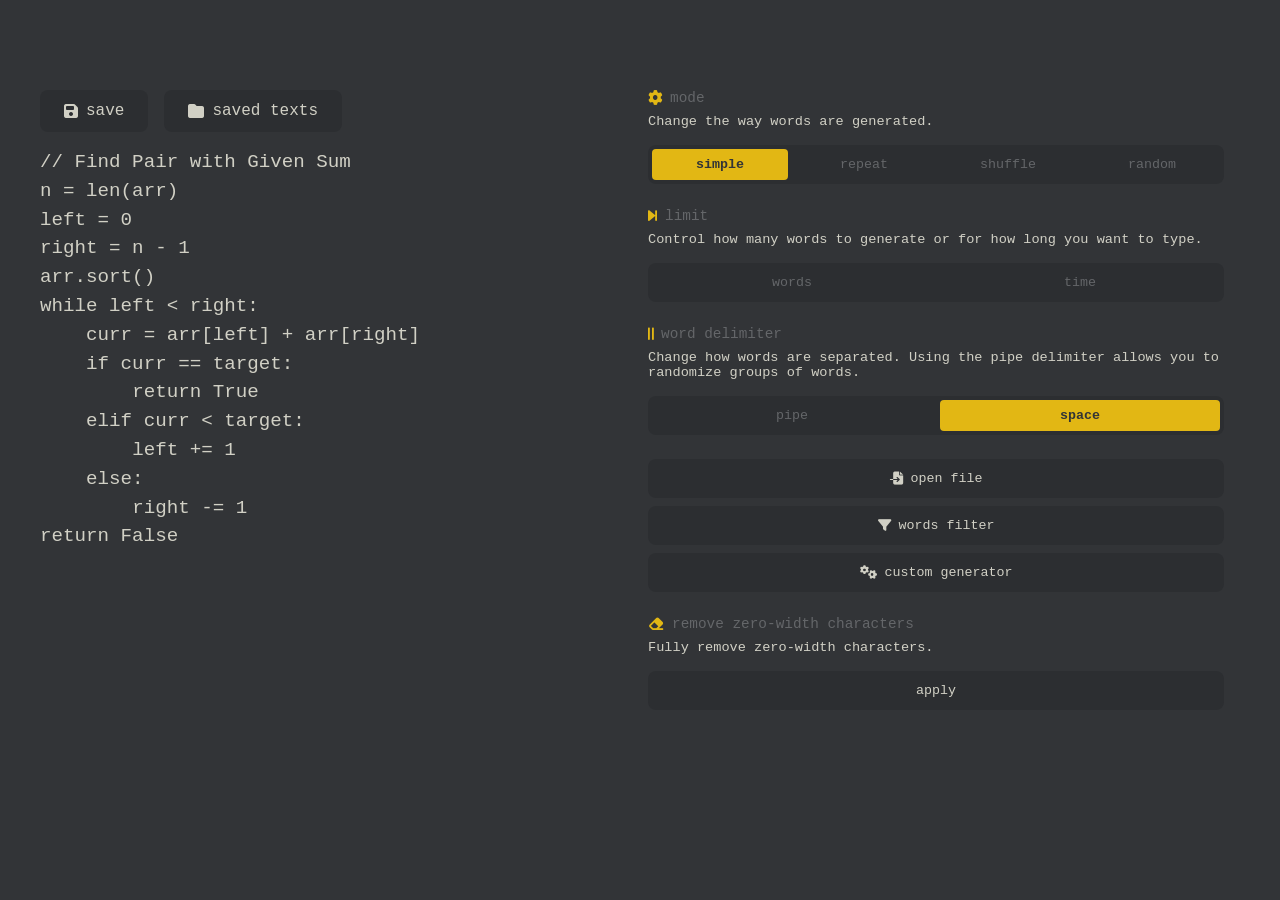
<file: Untitled-1.html>
<!DOCTYPE html>
<html lang="en">
<head>
    <meta charset="UTF-8">
    <meta name="viewport" content="width=device-width, initial-scale=1.0">
    <title>Custom Typing Settings UI</title>
    <link rel="stylesheet" href="https://cdnjs.cloudflare.com/ajax/libs/font-awesome/6.4.0/css/all.min.css">
    <style>
        /* CSS Variables matching the 'Serika Dark' theme */
        :root {
            --bg-color: #323437;
            --main-color: #e2b714;
            --caret-color: #e2b714;
            --sub-color: #646669;
            --sub-alt-color: #2c2e31;
            --text-color: #d1d0c5;
            --error-color: #ca4754;
            --error-extra-color: #7e2a33;
            --colorful-error-color: #ca4754;
            --colorful-error-extra-color: #7e2a33;
            --font-family: 'Consolas', 'Courier New', monospace;
        }

        * {
            box-sizing: border-box;
            margin: 0;
            padding: 0;
        }

        body {
            background-color: var(--bg-color);
            color: var(--text-color);
            font-family: var(--font-family);
            display: flex;
            justify-content: center;
            align-items: center;
            min-height: 100vh;
            padding: 2rem;
        }

        .container {
            display: flex;
            gap: 2rem;
            width: 100%;
            max-width: 1200px;
            height: 80vh;
        }

        /* --- Left Column: Text Input --- */
        .left-col {
            flex: 1;
            display: flex;
            flex-direction: column;
            gap: 1rem;
        }

        .top-bar {
            display: flex;
            gap: 1rem;
        }

        .btn-top {
            background-color: var(--sub-alt-color);
            color: var(--text-color);
            border: none;
            padding: 0.75rem 1.5rem;
            border-radius: 0.5rem;
            cursor: pointer;
            font-family: var(--font-family);
            font-size: 1rem;
            transition: all 0.2s ease;
            display: flex;
            align-items: center;
            gap: 0.5rem;
        }

        .btn-top:hover {
            color: var(--text-color);
            background-color: #3e4145;
        }

        textarea {
            flex: 1;
            background-color: transparent;
            border: none;
            color: var(--sub-color);
            font-family: var(--font-family);
            font-size: 1.2rem;
            resize: none;
            outline: none;
            line-height: 1.5;
        }

        textarea:focus {
            color: var(--text-color);
        }

        /* --- Right Column: Settings --- */
        .right-col {
            flex: 1;
            display: flex;
            flex-direction: column;
            gap: 1.5rem;
            overflow-y: auto;
            padding-right: 1rem;
        }

        /* Custom Scrollbar for right col */
        .right-col::-webkit-scrollbar { width: 8px; }
        .right-col::-webkit-scrollbar-track { background: transparent; }
        .right-col::-webkit-scrollbar-thumb { background: var(--sub-alt-color); border-radius: 4px; }
        .right-col::-webkit-scrollbar-thumb:hover { background: var(--sub-color); }

        .setting-group {
            display: flex;
            flex-direction: column;
            gap: 0.5rem;
        }

        .setting-header {
            color: var(--sub-color);
            font-size: 0.9rem;
            display: flex;
            align-items: center;
            gap: 0.5rem;
        }
        
        .setting-header i {
            color: var(--main-color);
        }

        .setting-desc {
            color: var(--text-color);
            font-size: 0.85rem;
            margin-bottom: 0.5rem;
        }

        .btn-group {
            display: flex;
            gap: 0.5rem;
            background-color: var(--sub-alt-color);
            border-radius: 0.5rem;
            padding: 0.25rem;
        }

        .btn-option {
            flex: 1;
            background: transparent;
            color: var(--sub-color);
            border: none;
            padding: 0.5rem;
            border-radius: 0.25rem;
            cursor: pointer;
            font-family: var(--font-family);
            transition: all 0.2s ease;
        }

        .btn-option:hover {
            color: var(--text-color);
        }

        .btn-option.active {
            background-color: var(--main-color);
            color: var(--bg-color);
            font-weight: bold;
        }

        .btn-action {
            background-color: var(--sub-alt-color);
            color: var(--text-color);
            border: none;
            padding: 0.75rem;
            border-radius: 0.5rem;
            cursor: pointer;
            font-family: var(--font-family);
            width: 100%;
            display: flex;
            justify-content: center;
            align-items: center;
            gap: 0.5rem;
            transition: all 0.2s ease;
        }

        .btn-action:hover {
            background-color: #3e4145;
        }
    </style>
</head>
<body>

    <div class="container">
        <div class="left-col">
            <div class="top-bar">
                <button class="btn-top"><i class="fas fa-save"></i> save</button>
                <button class="btn-top"><i class="fas fa-folder"></i> saved texts</button>
            </div>
            <textarea spellcheck="false" id="code-input">
// Find Pair with Given Sum
n = len(arr)
left = 0
right = n - 1
arr.sort()
while left < right:
    curr = arr[left] + arr[right]
    if curr == target:
        return True
    elif curr < target:
        left += 1
    else:
        right -= 1
return False</textarea>
        </div>

        <div class="right-col">
            
            <div class="setting-group">
                <div class="setting-header"><i class="fas fa-cog"></i> mode</div>
                <div class="setting-desc">Change the way words are generated.</div>
                <div class="btn-group option-group">
                    <button class="btn-option active">simple</button>
                    <button class="btn-option">repeat</button>
                    <button class="btn-option">shuffle</button>
                    <button class="btn-option">random</button>
                </div>
            </div>

            <div class="setting-group">
                <div class="setting-header"><i class="fas fa-step-forward"></i> limit</div>
                <div class="setting-desc">Control how many words to generate or for how long you want to type.</div>
                <div class="btn-group option-group">
                    <button class="btn-option">words</button>
                    <button class="btn-option">time</button>
                </div>
            </div>

            <div class="setting-group">
                <div class="setting-header"><i class="fas fa-grip-lines-vertical"></i> word delimiter</div>
                <div class="setting-desc">Change how words are separated. Using the pipe delimiter allows you to randomize groups of words.</div>
                <div class="btn-group option-group">
                    <button class="btn-option">pipe</button>
                    <button class="btn-option active">space</button>
                </div>
            </div>

            <div class="setting-group">
                <button class="btn-action"><i class="fas fa-file-import"></i> open file</button>
                <button class="btn-action"><i class="fas fa-filter"></i> words filter</button>
                <button class="btn-action"><i class="fas fa-cogs"></i> custom generator</button>
            </div>

            <div class="setting-group">
                <div class="setting-header"><i class="fas fa-eraser"></i> remove zero-width characters</div>
                <div class="setting-desc">Fully remove zero-width characters.</div>
                <button class="btn-action">apply</button>
            </div>

        </div>
    </div>

    <script>
        // JavaScript to handle UI interactivity
        document.addEventListener('DOMContentLoaded', () => {
            
            // Logic to toggle active states on setting buttons
            const optionGroups = document.querySelectorAll('.option-group');
            
            optionGroups.forEach(group => {
                const buttons = group.querySelectorAll('.btn-option');
                buttons.forEach(button => {
                    button.addEventListener('click', () => {
                        // Remove active class from all siblings
                        buttons.forEach(btn => btn.classList.remove('active'));
                        // Add active class to clicked button
                        button.classList.add('active');
                    });
                });
            });

            // Auto-focus the text area when the page loads
            document.getElementById('code-input').focus();
        });
    </script>
</body>
</html>
</file>
